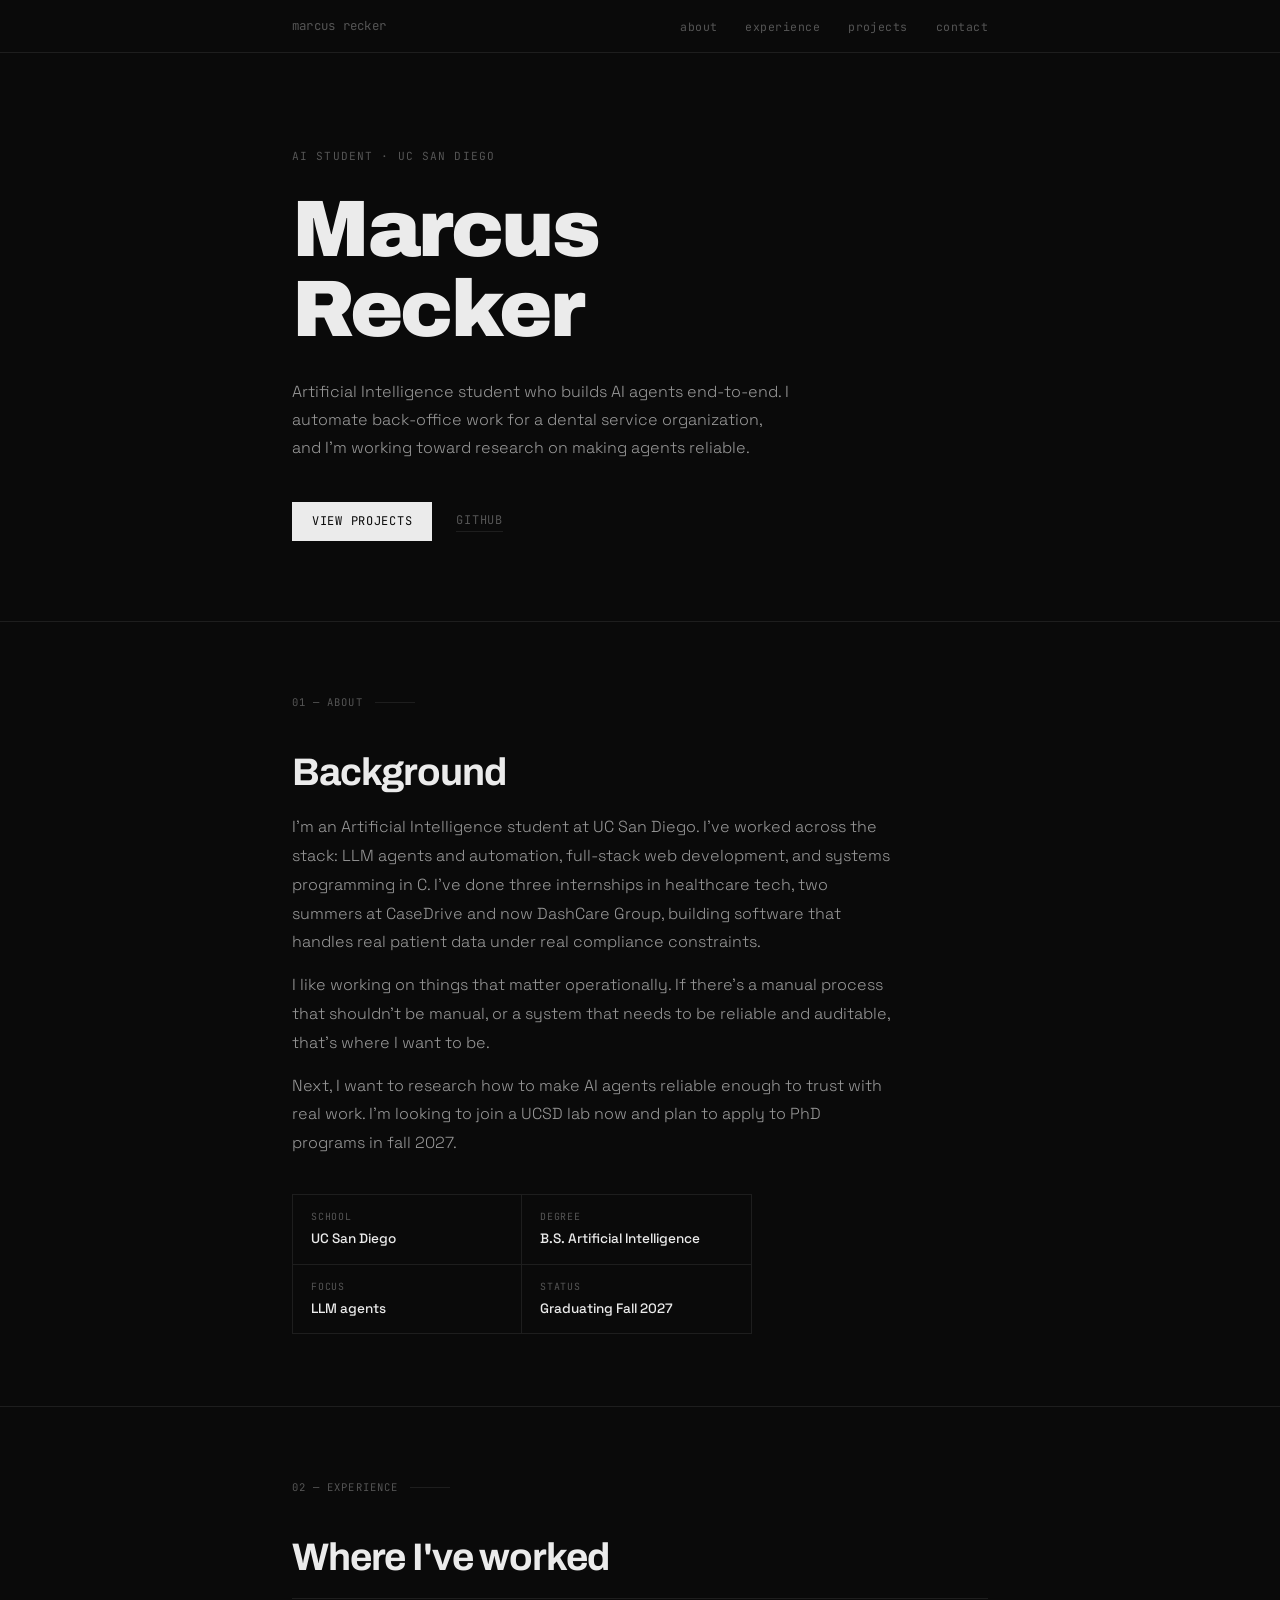
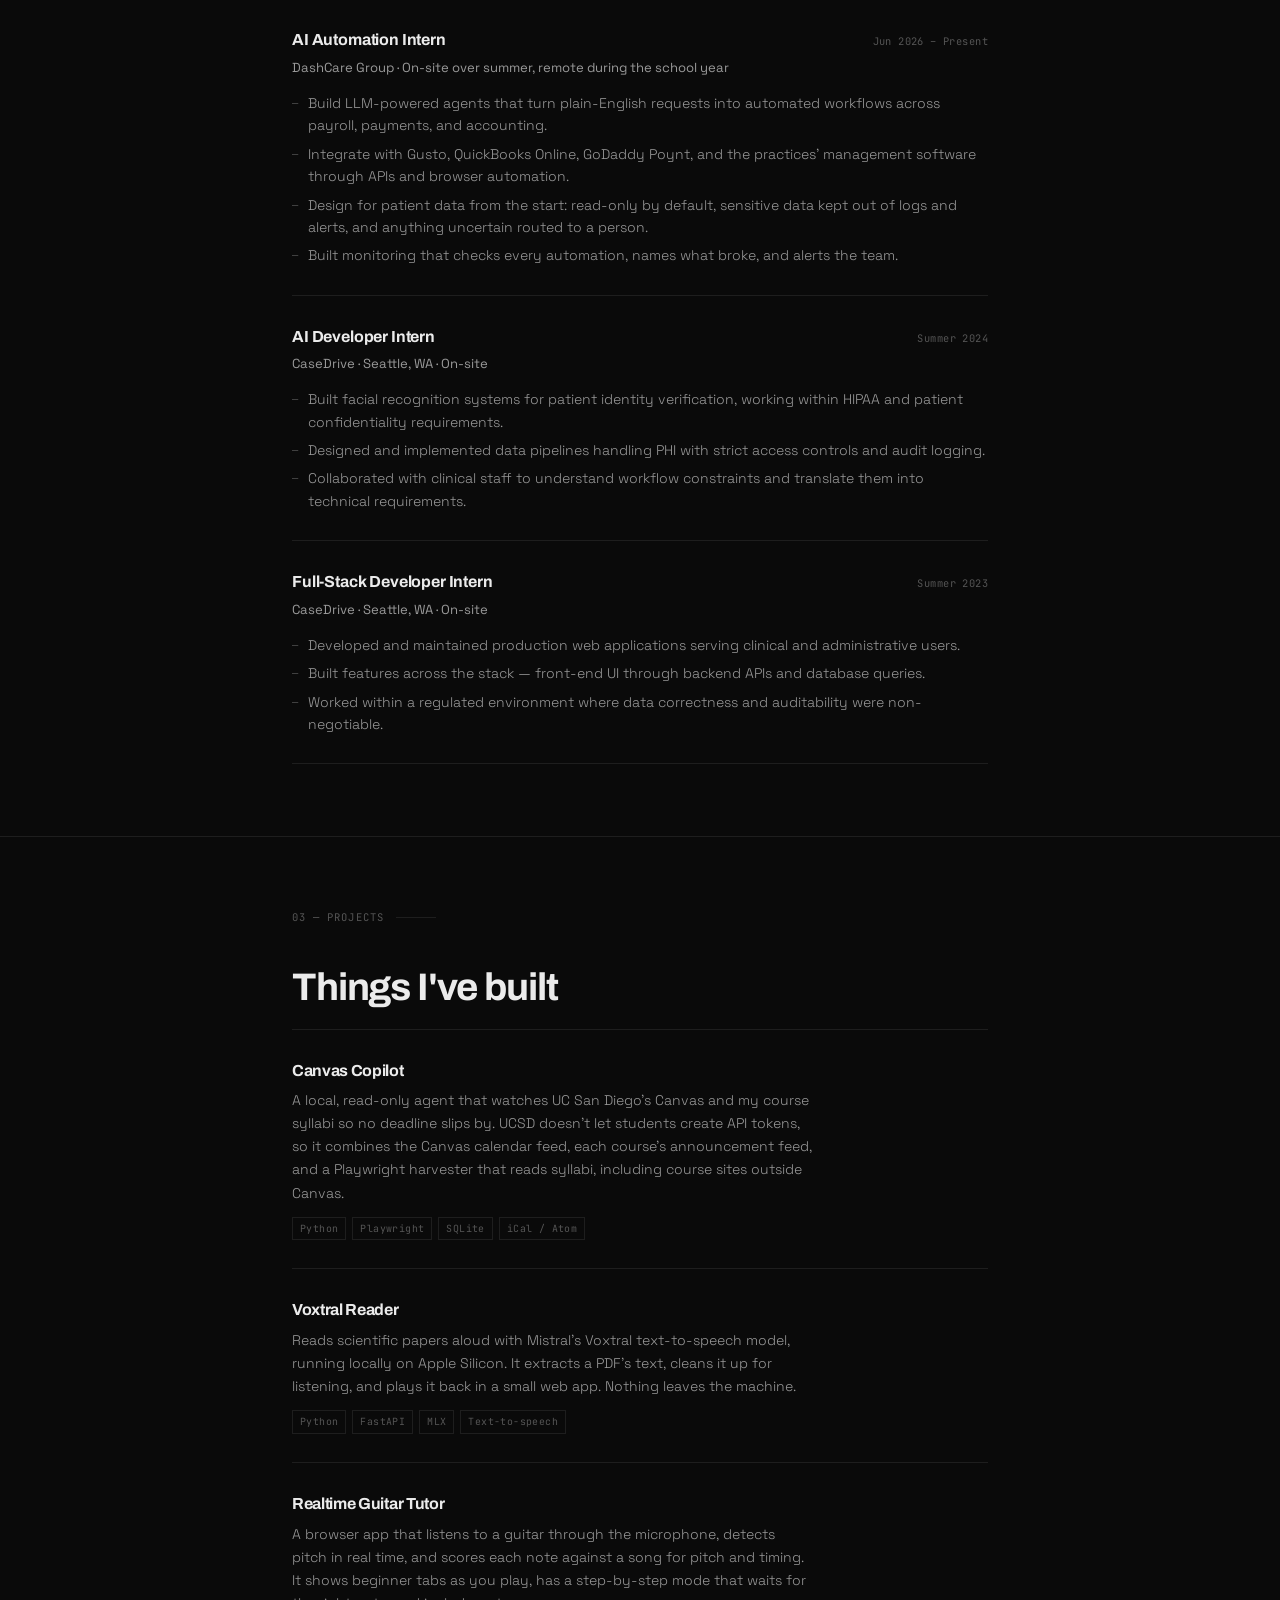
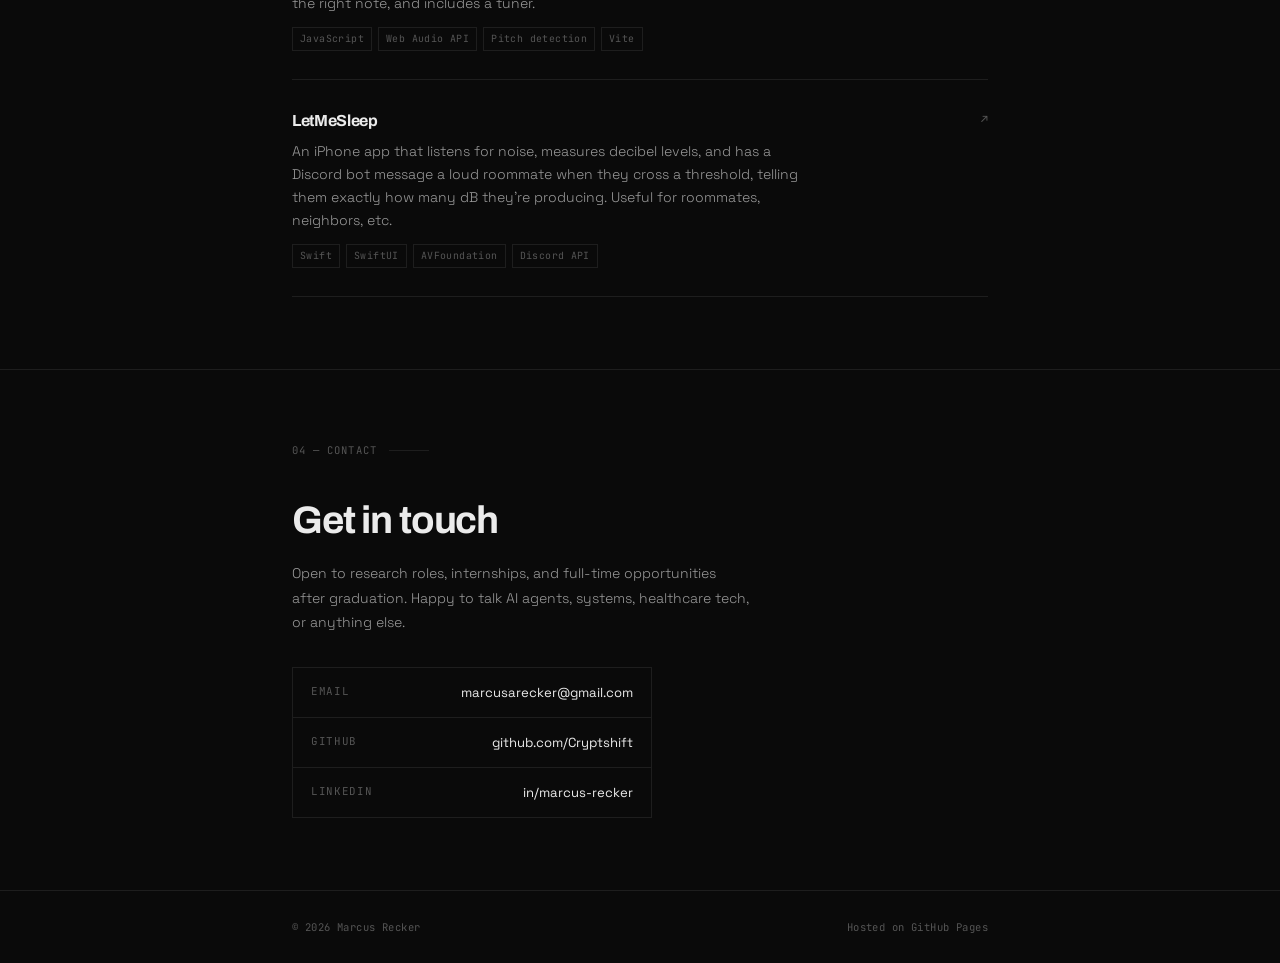
<file: index.html>
<!DOCTYPE html>
<html lang="en">
<head>
  <meta charset="UTF-8" />
  <meta name="viewport" content="width=device-width, initial-scale=1.0" />
  <title>Marcus Recker</title>
  <meta name="description" content="Marcus Recker, Artificial Intelligence student at UC San Diego. Builds AI agents and automation for healthcare operations." />
  <link rel="preconnect" href="https://fonts.googleapis.com" />
  <link rel="preconnect" href="https://fonts.gstatic.com" crossorigin />
  <link href="https://fonts.googleapis.com/css2?family=Archivo:wght@400;500;700;900&family=Space+Grotesk:wght@300;400;500&family=JetBrains+Mono:wght@400;500&display=swap" rel="stylesheet" />
  <style>
    *, *::before, *::after { box-sizing: border-box; margin: 0; padding: 0; }

    :root {
      --bg:          #0A0A0A;
      --fg:          #EBEBEB;
      --fg-dim:      #555;
      --fg-mid:      #999;
      --border:      #1E1E1E;
      --accent-blue: #4A7CF7;
      --mono:        'JetBrains Mono', monospace;
      --sans:        'Space Grotesk', sans-serif;
      --heading:     'Archivo', sans-serif;
    }

    html { scroll-behavior: smooth; color-scheme: dark; }

    body {
      background: var(--bg);
      color: var(--fg);
      font-family: var(--sans);
      font-size: 1rem;
      line-height: 1.6;
      font-weight: 400;
      -webkit-font-smoothing: antialiased;
    }

    a { color: inherit; text-decoration: none; }
    a:focus-visible { outline: 1px solid var(--fg); outline-offset: 4px; }

    .wrap {
      max-width: 760px;
      margin: 0 auto;
      padding: 0 32px;
    }

    /* ── Nav ── */
    nav {
      position: fixed;
      top: 0; left: 0; right: 0;
      z-index: 100;
      border-bottom: 1px solid var(--border);
      background: var(--bg);
    }
    nav .wrap {
      display: flex;
      align-items: center;
      justify-content: space-between;
      height: 52px;
    }
    .nav-name {
      font-family: var(--mono);
      font-size: 0.78rem;
      color: var(--fg-dim);
      letter-spacing: 0.02em;
    }
    .nav-links {
      display: flex;
      gap: 28px;
      list-style: none;
    }
    .nav-links a {
      font-family: var(--mono);
      font-size: 0.72rem;
      color: var(--fg-dim);
      letter-spacing: 0.04em;
      transition: color 120ms;
    }
    .nav-links a:hover { color: var(--fg); }

    main { padding-top: 52px; }

    /* ── Hero ── */
    #hero {
      padding: 96px 0 80px;
      border-bottom: 1px solid var(--border);
    }
    .hero-label {
      font-family: var(--mono);
      font-size: 0.7rem;
      color: var(--fg-dim);
      letter-spacing: 0.1em;
      text-transform: uppercase;
      margin-bottom: 24px;
    }
    h1 {
      font-family: var(--heading);
      font-size: clamp(2.8rem, 7vw, 5rem);
      font-weight: 900;
      line-height: 1.0;
      letter-spacing: -0.03em;
      color: var(--fg);
      margin-bottom: 28px;
    }
    .hero-desc {
      font-size: 1rem;
      color: var(--fg-mid);
      max-width: 500px;
      line-height: 1.75;
      margin-bottom: 40px;
      font-weight: 300;
    }
    .hero-links {
      display: flex;
      gap: 24px;
      align-items: center;
    }
    .link-primary {
      font-family: var(--mono);
      font-size: 0.75rem;
      letter-spacing: 0.06em;
      text-transform: uppercase;
      color: var(--bg);
      background: var(--fg);
      padding: 10px 20px;
      transition: opacity 150ms;
    }
    .link-primary:hover { opacity: 0.85; }
    .link-ghost {
      font-family: var(--mono);
      font-size: 0.75rem;
      letter-spacing: 0.06em;
      text-transform: uppercase;
      color: var(--fg-dim);
      border-bottom: 1px solid var(--border);
      padding-bottom: 1px;
      transition: color 150ms, border-color 150ms;
    }
    .link-ghost:hover { color: var(--fg); border-color: #444; }

    /* ── Section scaffold ── */
    section {
      padding: 72px 0;
      border-bottom: 1px solid var(--border);
    }
    .section-num {
      font-family: var(--mono);
      font-size: 0.66rem;
      color: var(--fg-dim);
      letter-spacing: 0.1em;
      text-transform: uppercase;
      margin-bottom: 40px;
      display: flex;
      align-items: center;
      gap: 12px;
    }
    .section-num::after {
      content: '';
      display: block;
      height: 1px;
      width: 40px;
      background: var(--border);
    }
    h2 {
      font-family: var(--heading);
      font-size: clamp(1.6rem, 4vw, 2.4rem);
      font-weight: 700;
      letter-spacing: -0.03em;
      line-height: 1.1;
      color: var(--fg);
      margin-bottom: 20px;
    }

    /* ── About ── */
    .about-text {
      font-size: 1rem;
      color: var(--fg-mid);
      line-height: 1.8;
      font-weight: 300;
      max-width: 600px;
    }
    .about-text + .about-text { margin-top: 14px; }
    .about-meta {
      margin-top: 36px;
      display: grid;
      grid-template-columns: 1fr 1fr;
      border: 1px solid var(--border);
      max-width: 460px;
    }
    .meta-item {
      padding: 14px 18px;
      border-right: 1px solid var(--border);
      border-bottom: 1px solid var(--border);
    }
    .meta-item:nth-child(2n) { border-right: none; }
    .meta-item:nth-last-child(-n+2) { border-bottom: none; }
    .meta-label {
      font-family: var(--mono);
      font-size: 0.62rem;
      color: var(--fg-dim);
      letter-spacing: 0.08em;
      text-transform: uppercase;
      margin-bottom: 3px;
    }
    .meta-value {
      font-size: 0.85rem;
      color: var(--fg);
      font-weight: 500;
    }

    /* ── Experience ── */
    .exp-list { display: flex; flex-direction: column; gap: 0; }
    .exp-item {
      padding: 28px 0;
      border-bottom: 1px solid var(--border);
    }
    .exp-item:first-child { border-top: 1px solid var(--border); }
    .exp-header {
      display: flex;
      justify-content: space-between;
      align-items: baseline;
      gap: 16px;
      flex-wrap: wrap;
      margin-bottom: 4px;
    }
    .exp-role {
      font-family: var(--heading);
      font-size: 1rem;
      font-weight: 700;
      letter-spacing: -0.01em;
      color: var(--fg);
    }
    .exp-period {
      font-family: var(--mono);
      font-size: 0.65rem;
      color: var(--fg-dim);
      letter-spacing: 0.04em;
      white-space: nowrap;
    }
    .exp-company {
      font-size: 0.82rem;
      color: var(--fg-mid);
      margin-bottom: 14px;
    }
    .exp-bullets {
      list-style: none;
      display: flex;
      flex-direction: column;
      gap: 6px;
    }
    .exp-bullets li {
      font-size: 0.875rem;
      color: var(--fg-mid);
      font-weight: 300;
      line-height: 1.6;
      padding-left: 16px;
      position: relative;
    }
    .exp-bullets li::before {
      content: '—';
      position: absolute;
      left: 0;
      color: var(--fg-dim);
      font-family: var(--mono);
      font-size: 0.65rem;
      top: 3px;
    }

    /* ── Skills ── */
    .skills-list {
      display: flex;
      flex-wrap: wrap;
      border: 1px solid var(--border);
    }
    .skill-item {
      padding: 13px 18px;
      border-right: 1px solid var(--border);
      border-bottom: 1px solid var(--border);
    }
    .skill-name {
      font-size: 0.85rem;
      font-weight: 500;
      color: var(--fg);
      margin-bottom: 2px;
    }
    .skill-note {
      font-family: var(--mono);
      font-size: 0.62rem;
      color: var(--fg-dim);
    }

    /* ── Projects ── */
    .project-list { display: flex; flex-direction: column; }
    .project-row {
      display: grid;
      grid-template-columns: 1fr auto;
      align-items: start;
      gap: 24px;
      padding: 28px 0;
      border-bottom: 1px solid var(--border);
      transition: opacity 150ms;
    }
    .project-row:first-child { border-top: 1px solid var(--border); }
    .project-row:hover { opacity: 0.7; }
    .project-row:hover .project-arrow { transform: translateX(3px); color: var(--fg); }
    .project-title {
      font-family: var(--heading);
      font-size: 1rem;
      font-weight: 700;
      letter-spacing: -0.02em;
      color: var(--fg);
      margin-bottom: 6px;
    }
    .project-desc {
      font-size: 0.875rem;
      color: var(--fg-mid);
      line-height: 1.65;
      font-weight: 300;
      margin-bottom: 12px;
      max-width: 520px;
    }
    .project-tags {
      display: flex;
      flex-wrap: wrap;
      gap: 6px;
      align-items: center;
    }
    .tag {
      font-family: var(--mono);
      font-size: 0.62rem;
      letter-spacing: 0.04em;
      color: var(--fg-dim);
      border: 1px solid var(--border);
      padding: 3px 7px;
    }
    .tag-private {
      font-family: var(--mono);
      font-size: 0.62rem;
      letter-spacing: 0.04em;
      color: #9CA3AF;
      border: 1px solid #374151;
      background: #111827;
      padding: 3px 7px;
    }
    .project-link-col {
      display: flex;
      align-items: flex-start;
      padding-top: 2px;
    }
    .project-arrow {
      font-family: var(--mono);
      font-size: 0.72rem;
      color: var(--fg-dim);
      transition: transform 150ms, color 150ms;
    }
    .project-no-link { cursor: default; }
    .project-no-link:hover { opacity: 1; }

    /* ── Contact ── */
    .contact-line {
      font-size: 0.875rem;
      color: var(--fg-mid);
      font-weight: 300;
      margin-bottom: 32px;
      max-width: 460px;
      line-height: 1.75;
    }
    .contact-links {
      display: flex;
      flex-direction: column;
      border: 1px solid var(--border);
      max-width: 360px;
    }
    .contact-link-row {
      display: flex;
      align-items: center;
      justify-content: space-between;
      padding: 14px 18px;
      border-bottom: 1px solid var(--border);
      transition: background 150ms;
    }
    .contact-link-row:last-child { border-bottom: none; }
    .contact-link-row:hover { background: #111; }
    .contact-link-label {
      font-family: var(--mono);
      font-size: 0.68rem;
      color: var(--fg-dim);
      letter-spacing: 0.06em;
      text-transform: uppercase;
    }
    .contact-link-value {
      font-size: 0.82rem;
      color: var(--fg);
    }
    .contact-link-row:hover .contact-link-value { color: var(--accent-blue); }

    /* ── Footer ── */
    footer { padding: 28px 0; }
    footer .wrap {
      display: flex;
      justify-content: space-between;
      align-items: center;
      flex-wrap: wrap;
      gap: 8px;
    }
    footer p {
      font-family: var(--mono);
      font-size: 0.66rem;
      color: var(--fg-dim);
      letter-spacing: 0.04em;
    }

    /* ── Responsive ── */
    @media (max-width: 600px) {
      .wrap { padding: 0 20px; }
      .nav-links { display: none; }
      h1 { font-size: 2.6rem; }
      .about-meta { grid-template-columns: 1fr; max-width: 100%; }
      .meta-item { border-right: none; }
      .meta-item:nth-last-child(-n+2) { border-bottom: 1px solid var(--border); }
      .meta-item:last-child { border-bottom: none; }
      .project-row { grid-template-columns: 1fr; }
      .project-link-col { display: none; }
      .exp-header { flex-direction: column; gap: 4px; }
      .contact-links { max-width: 100%; }
    }

    @media (prefers-reduced-motion: reduce) {
      * { transition: none !important; }
    }
  </style>
</head>
<body>

<nav aria-label="Site navigation">
  <div class="wrap">
    <span class="nav-name">marcus recker</span>
    <ul class="nav-links">
      <li><a href="#about">about</a></li>
      <li><a href="#experience">experience</a></li>
      <li><a href="#projects">projects</a></li>
      <li><a href="#contact">contact</a></li>
    </ul>
  </div>
</nav>

<main>

  <!-- Hero -->
  <div id="hero">
    <div class="wrap">
      <p class="hero-label">AI Student · UC San Diego</p>
      <h1>Marcus<br>Recker</h1>
      <p class="hero-desc">
        Artificial Intelligence student who builds AI agents end-to-end.
        I automate back-office work for a dental service organization, and
        I'm working toward research on making agents reliable.
      </p>
      <div class="hero-links">
        <a href="#projects" class="link-primary">View Projects</a>
        <a href="https://github.com/Cryptshift" target="_blank" rel="noopener noreferrer" class="link-ghost">GitHub</a>
      </div>
    </div>
  </div>

  <!-- About -->
  <section id="about">
    <div class="wrap">
      <p class="section-num">01 &mdash; About</p>
      <h2>Background</h2>
      <p class="about-text">
        I'm an Artificial Intelligence student at UC San Diego. I've worked across
        the stack: LLM agents and automation, full-stack web development, and
        systems programming in C. I've done three internships in healthcare tech,
        two summers at CaseDrive and now DashCare Group, building software that
        handles real patient data under real compliance constraints.
      </p>
      <p class="about-text">
        I like working on things that matter operationally. If there's a manual
        process that shouldn't be manual, or a system that needs to be reliable
        and auditable, that's where I want to be.
      </p>
      <p class="about-text">
        Next, I want to research how to make AI agents reliable enough to trust
        with real work. I'm looking to join a UCSD lab now and plan to apply to
        PhD programs in fall 2027.
      </p>
      <div class="about-meta" role="list">
        <div class="meta-item" role="listitem">
          <p class="meta-label">School</p>
          <p class="meta-value">UC San Diego</p>
        </div>
        <div class="meta-item" role="listitem">
          <p class="meta-label">Degree</p>
          <p class="meta-value">B.S. Artificial Intelligence</p>
        </div>
        <div class="meta-item" role="listitem">
          <p class="meta-label">Focus</p>
          <p class="meta-value">LLM agents</p>
        </div>
        <div class="meta-item" role="listitem">
          <p class="meta-label">Status</p>
          <p class="meta-value">Graduating Fall 2027</p>
        </div>
      </div>
    </div>
  </section>

  <!-- Experience -->
  <section id="experience">
    <div class="wrap">
      <p class="section-num">02 &mdash; Experience</p>
      <h2>Where I've worked</h2>
      <div class="exp-list">

        <div class="exp-item">
          <div class="exp-header">
            <span class="exp-role">AI Automation Intern</span>
            <span class="exp-period">Jun 2026 – Present</span>
          </div>
          <p class="exp-company">DashCare Group · On-site over summer, remote during the school year</p>
          <ul class="exp-bullets">
            <li>Build LLM-powered agents that turn plain-English requests into automated workflows across payroll, payments, and accounting.</li>
            <li>Integrate with Gusto, QuickBooks Online, GoDaddy Poynt, and the practices' management software through APIs and browser automation.</li>
            <li>Design for patient data from the start: read-only by default, sensitive data kept out of logs and alerts, and anything uncertain routed to a person.</li>
            <li>Built monitoring that checks every automation, names what broke, and alerts the team.</li>
          </ul>
        </div>

        <div class="exp-item">
          <div class="exp-header">
            <span class="exp-role">AI Developer Intern</span>
            <span class="exp-period">Summer 2024</span>
          </div>
          <p class="exp-company">CaseDrive · Seattle, WA · On-site</p>
          <ul class="exp-bullets">
            <li>Built facial recognition systems for patient identity verification, working within HIPAA and patient confidentiality requirements.</li>
            <li>Designed and implemented data pipelines handling PHI with strict access controls and audit logging.</li>
            <li>Collaborated with clinical staff to understand workflow constraints and translate them into technical requirements.</li>
          </ul>
        </div>

        <div class="exp-item">
          <div class="exp-header">
            <span class="exp-role">Full-Stack Developer Intern</span>
            <span class="exp-period">Summer 2023</span>
          </div>
          <p class="exp-company">CaseDrive · Seattle, WA · On-site</p>
          <ul class="exp-bullets">
            <li>Developed and maintained production web applications serving clinical and administrative users.</li>
            <li>Built features across the stack — front-end UI through backend APIs and database queries.</li>
            <li>Worked within a regulated environment where data correctness and auditability were non-negotiable.</li>
          </ul>
        </div>

      </div>
    </div>
  </section>

  <!-- Projects -->
  <section id="projects">
    <div class="wrap">
      <p class="section-num">03 &mdash; Projects</p>
      <h2>Things I've built</h2>
      <div class="project-list">

        <!-- Canvas Copilot -->
        <div class="project-row project-no-link">
          <div>
            <p class="project-title">Canvas Copilot</p>
            <p class="project-desc">
              A local, read-only agent that watches UC San Diego's Canvas and my course
              syllabi so no deadline slips by. UCSD doesn't let students create API tokens,
              so it combines the Canvas calendar feed, each course's announcement feed, and
              a Playwright harvester that reads syllabi, including course sites outside Canvas.
            </p>
            <div class="project-tags">
              <span class="tag">Python</span>
              <span class="tag">Playwright</span>
              <span class="tag">SQLite</span>
              <span class="tag">iCal / Atom</span>
            </div>
          </div>
          <div class="project-link-col"></div>
        </div>

        <!-- Voxtral Reader -->
        <div class="project-row project-no-link">
          <div>
            <p class="project-title">Voxtral Reader</p>
            <p class="project-desc">
              Reads scientific papers aloud with Mistral's Voxtral text-to-speech model,
              running locally on Apple Silicon. It extracts a PDF's text, cleans it up for
              listening, and plays it back in a small web app. Nothing leaves the machine.
            </p>
            <div class="project-tags">
              <span class="tag">Python</span>
              <span class="tag">FastAPI</span>
              <span class="tag">MLX</span>
              <span class="tag">Text-to-speech</span>
            </div>
          </div>
          <div class="project-link-col"></div>
        </div>

        <!-- Realtime Guitar Tutor -->
        <div class="project-row project-no-link">
          <div>
            <p class="project-title">Realtime Guitar Tutor</p>
            <p class="project-desc">
              A browser app that listens to a guitar through the microphone, detects pitch
              in real time, and scores each note against a song for pitch and timing. It
              shows beginner tabs as you play, has a step-by-step mode that waits for the
              right note, and includes a tuner.
            </p>
            <div class="project-tags">
              <span class="tag">JavaScript</span>
              <span class="tag">Web Audio API</span>
              <span class="tag">Pitch detection</span>
              <span class="tag">Vite</span>
            </div>
          </div>
          <div class="project-link-col"></div>
        </div>

        <!-- LetMeSleep -->
        <a href="https://github.com/Cryptshift/LetMeSleep" class="project-row" target="_blank" rel="noopener noreferrer">
          <div>
            <p class="project-title">LetMeSleep</p>
            <p class="project-desc">
              An iPhone app that listens for noise, measures decibel levels, and has a
              Discord bot message a loud roommate when they cross a threshold, telling them
              exactly how many dB they're producing. Useful for roommates, neighbors, etc.
            </p>
            <div class="project-tags">
              <span class="tag">Swift</span>
              <span class="tag">SwiftUI</span>
              <span class="tag">AVFoundation</span>
              <span class="tag">Discord API</span>
            </div>
          </div>
          <div class="project-link-col">
            <span class="project-arrow">↗</span>
          </div>
        </a>

      </div>
    </div>
  </section>

  <!-- Contact -->
  <section id="contact">
    <div class="wrap">
      <p class="section-num">04 &mdash; Contact</p>
      <h2>Get in touch</h2>
      <p class="contact-line">
        Open to research roles, internships, and full-time opportunities after graduation.
        Happy to talk AI agents, systems, healthcare tech, or anything else.
      </p>
      <div class="contact-links">
        <a href="mailto:marcusarecker@gmail.com" class="contact-link-row">
          <span class="contact-link-label">Email</span>
          <span class="contact-link-value">marcusarecker@gmail.com</span>
        </a>
        <a href="https://github.com/Cryptshift" target="_blank" rel="noopener noreferrer" class="contact-link-row">
          <span class="contact-link-label">GitHub</span>
          <span class="contact-link-value">github.com/Cryptshift</span>
        </a>
        <a href="https://www.linkedin.com/in/marcus-recker/" target="_blank" rel="noopener noreferrer" class="contact-link-row">
          <span class="contact-link-label">LinkedIn</span>
          <span class="contact-link-value">in/marcus-recker</span>
        </a>
      </div>
    </div>
  </section>

</main>

<footer>
  <div class="wrap">
    <p>© 2026 Marcus Recker</p>
    <p>Hosted on GitHub Pages</p>
  </div>
</footer>

</body>
</html>
</file>
